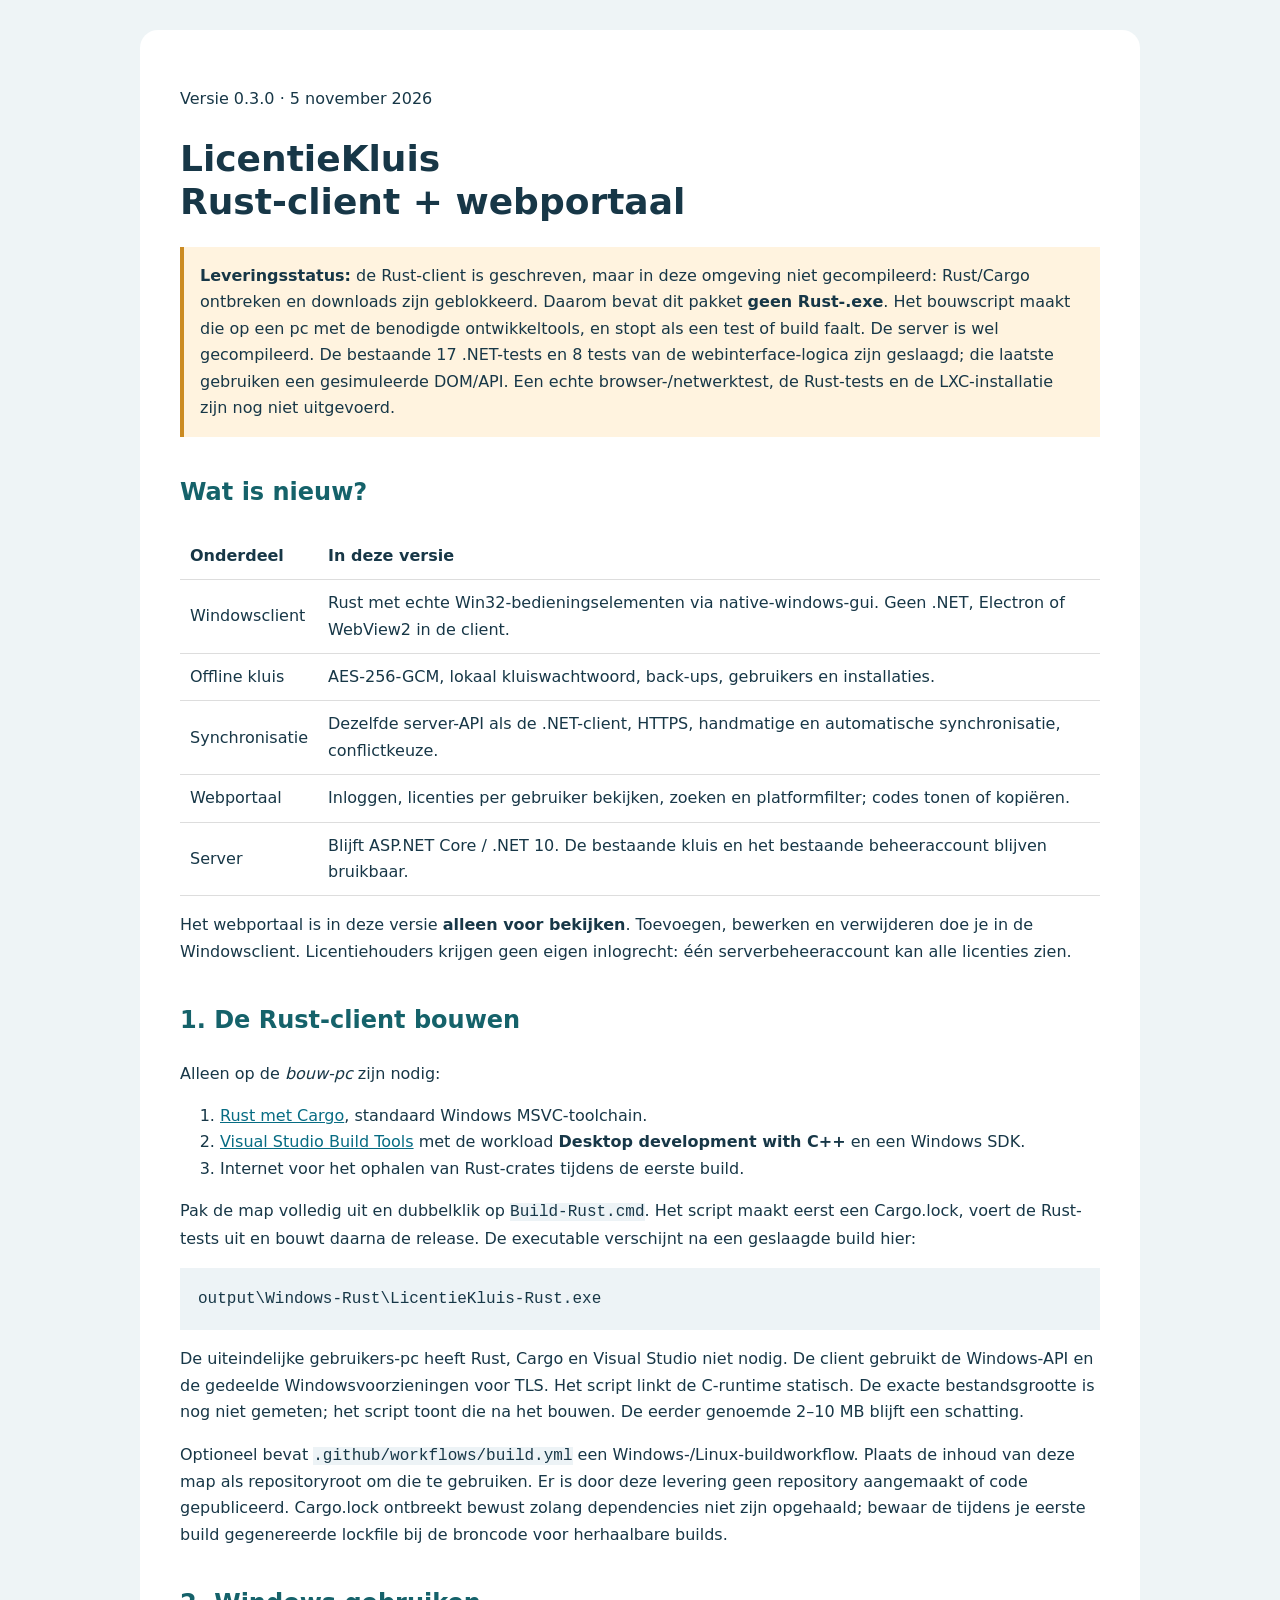
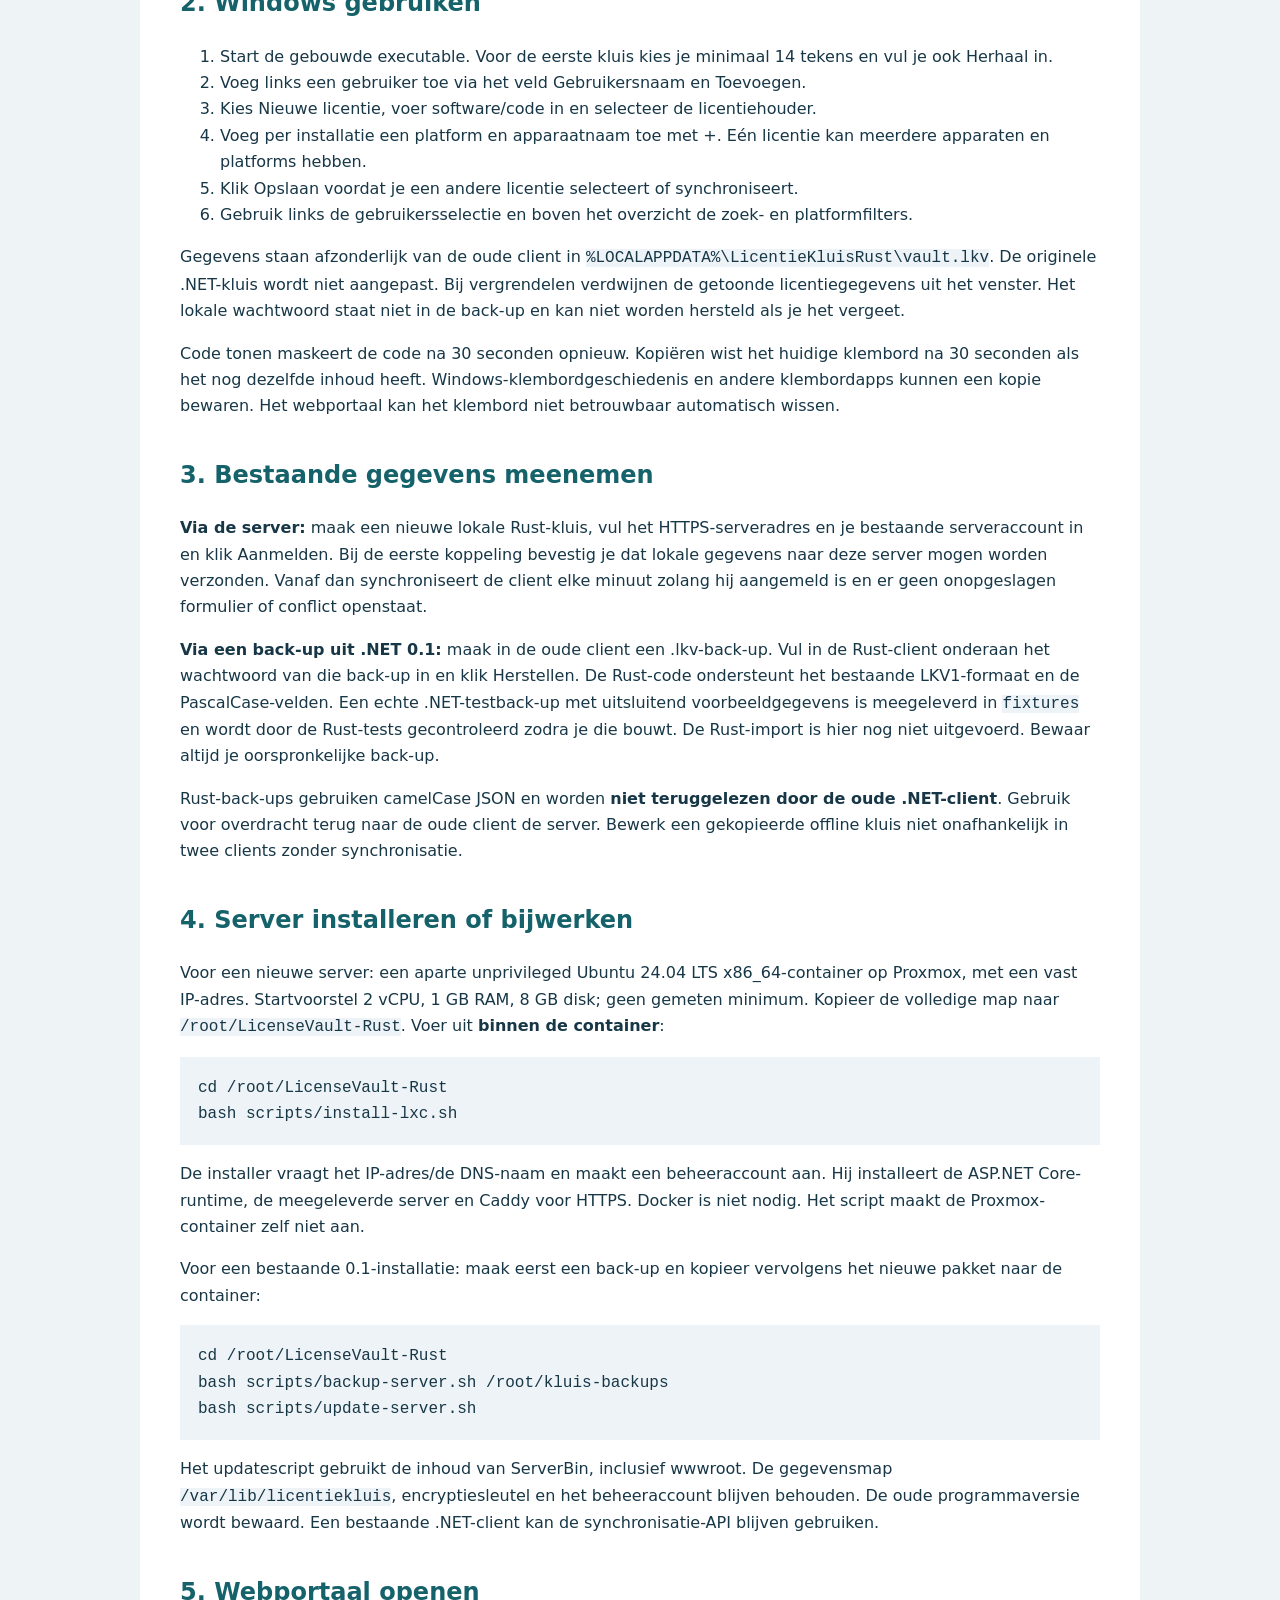
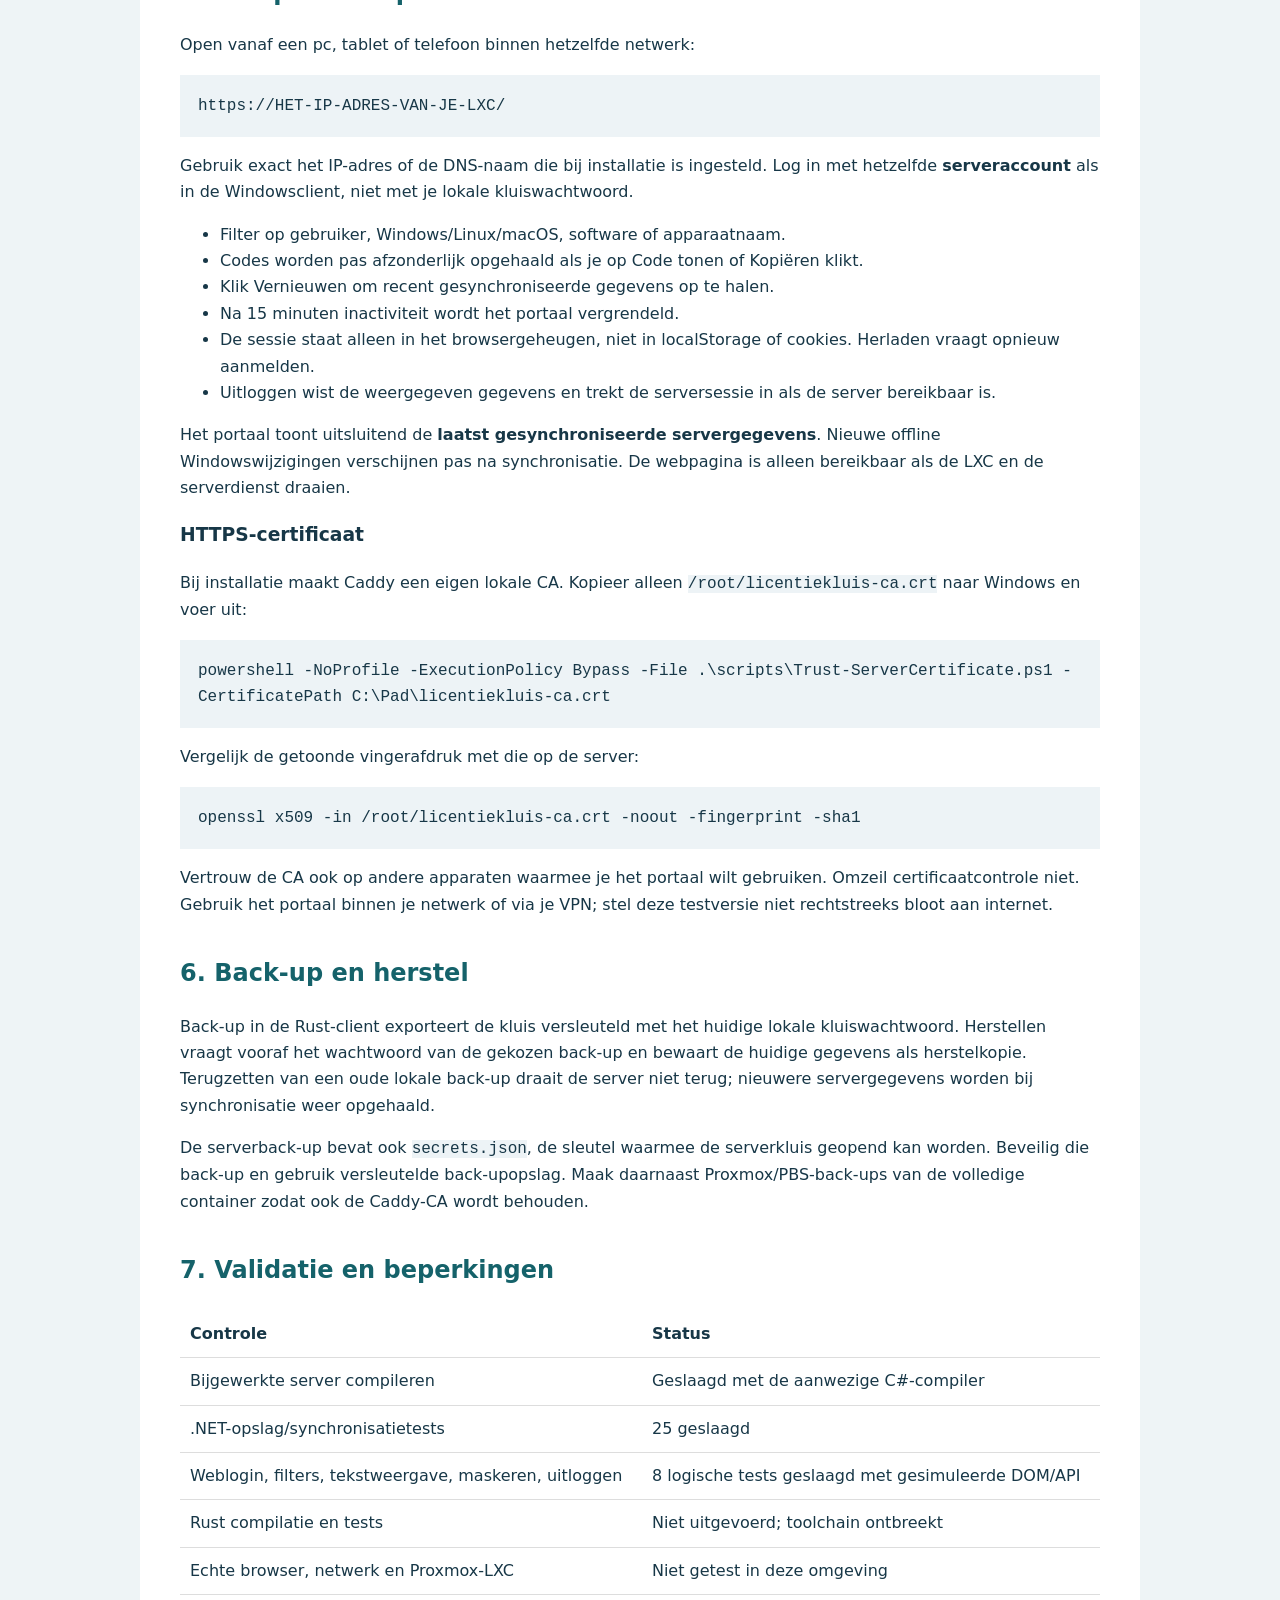
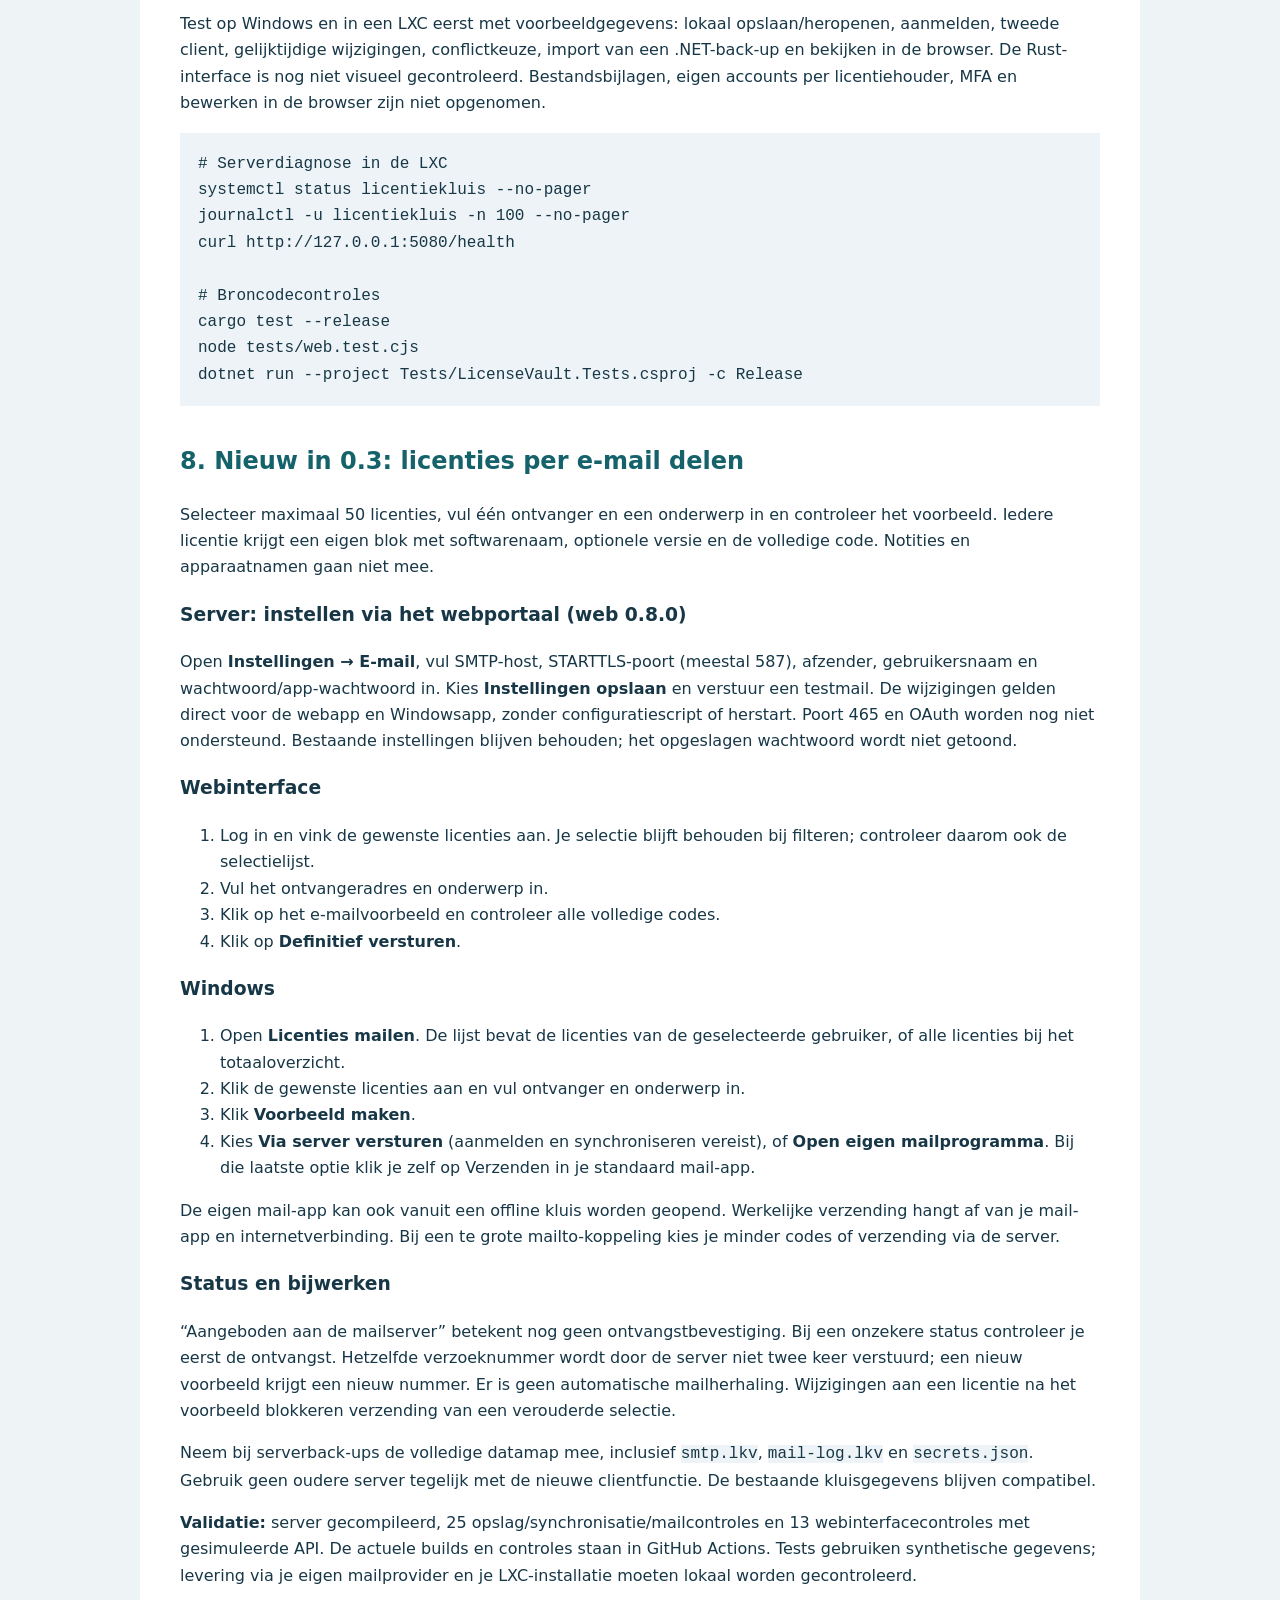
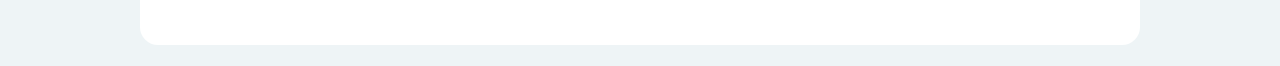
<file: README.html>
<!doctype html><html lang="nl"><meta charset="utf-8"><meta name="viewport" content="width=device-width,initial-scale=1"><title>LicentieKluis Rust + webportaal</title><style>body{font:16px/1.65 system-ui,sans-serif;color:#173747;background:#eef4f6;margin:0}main{max-width:920px;background:white;margin:30px auto;padding:40px;border-radius:18px}h1{font-size:36px;line-height:1.2}h2{margin-top:36px;color:#15626a}code,pre{font-family:Consolas,monospace;background:#edf3f6}pre{padding:18px;white-space:pre-wrap;overflow-wrap:anywhere}.note{background:#fff3df;border-left:4px solid #cb8b23;padding:16px}table{width:100%;border-collapse:collapse}td,th{border-bottom:1px solid #ddd;padding:10px;text-align:left}a{color:#076c83}</style><main>
<p>Versie 0.3.0 · 5 november 2026</p><h1>LicentieKluis<br>Rust-client + webportaal</h1>
<div class="note"><strong>Leveringsstatus:</strong> de Rust-client is geschreven, maar in deze omgeving niet gecompileerd: Rust/Cargo ontbreken en downloads zijn geblokkeerd. Daarom bevat dit pakket <strong>geen Rust-.exe</strong>. Het bouwscript maakt die op een pc met de benodigde ontwikkeltools, en stopt als een test of build faalt. De server is wel gecompileerd. De bestaande 17 .NET-tests en 8 tests van de webinterface-logica zijn geslaagd; die laatste gebruiken een gesimuleerde DOM/API. Een echte browser-/netwerktest, de Rust-tests en de LXC-installatie zijn nog niet uitgevoerd.</div>
<h2>Wat is nieuw?</h2><table><tr><th>Onderdeel</th><th>In deze versie</th></tr><tr><td>Windowsclient</td><td>Rust met echte Win32-bedieningselementen via native-windows-gui. Geen .NET, Electron of WebView2 in de client.</td></tr><tr><td>Offline kluis</td><td>AES-256-GCM, lokaal kluiswachtwoord, back-ups, gebruikers en installaties.</td></tr><tr><td>Synchronisatie</td><td>Dezelfde server-API als de .NET-client, HTTPS, handmatige en automatische synchronisatie, conflictkeuze.</td></tr><tr><td>Webportaal</td><td>Inloggen, licenties per gebruiker bekijken, zoeken en platformfilter; codes tonen of kopiëren.</td></tr><tr><td>Server</td><td>Blijft ASP.NET Core / .NET 10. De bestaande kluis en het bestaande beheeraccount blijven bruikbaar.</td></tr></table>
<p>Het webportaal is in deze versie <strong>alleen voor bekijken</strong>. Toevoegen, bewerken en verwijderen doe je in de Windowsclient. Licentiehouders krijgen geen eigen inlogrecht: één serverbeheeraccount kan alle licenties zien.</p>
<h2>1. De Rust-client bouwen</h2><p>Alleen op de <em>bouw-pc</em> zijn nodig:</p><ol><li><a href="https://rustup.rs">Rust met Cargo</a>, standaard Windows MSVC-toolchain.</li><li><a href="https://visualstudio.microsoft.com/visual-cpp-build-tools/">Visual Studio Build Tools</a> met de workload <strong>Desktop development with C++</strong> en een Windows SDK.</li><li>Internet voor het ophalen van Rust-crates tijdens de eerste build.</li></ol><p>Pak de map volledig uit en dubbelklik op <code>Build-Rust.cmd</code>. Het script maakt eerst een Cargo.lock, voert de Rust-tests uit en bouwt daarna de release. De executable verschijnt na een geslaagde build hier:</p><pre>output\Windows-Rust\LicentieKluis-Rust.exe</pre><p>De uiteindelijke gebruikers-pc heeft Rust, Cargo en Visual Studio niet nodig. De client gebruikt de Windows-API en de gedeelde Windowsvoorzieningen voor TLS. Het script linkt de C-runtime statisch. De exacte bestandsgrootte is nog niet gemeten; het script toont die na het bouwen. De eerder genoemde 2–10 MB blijft een schatting.</p>
<p>Optioneel bevat <code>.github/workflows/build.yml</code> een Windows-/Linux-buildworkflow. Plaats de inhoud van deze map als repositoryroot om die te gebruiken. Er is door deze levering geen repository aangemaakt of code gepubliceerd. Cargo.lock ontbreekt bewust zolang dependencies niet zijn opgehaald; bewaar de tijdens je eerste build gegenereerde lockfile bij de broncode voor herhaalbare builds.</p>
<h2>2. Windows gebruiken</h2><ol><li>Start de gebouwde executable. Voor de eerste kluis kies je minimaal 14 tekens en vul je ook Herhaal in.</li><li>Voeg links een gebruiker toe via het veld Gebruikersnaam en Toevoegen.</li><li>Kies Nieuwe licentie, voer software/code in en selecteer de licentiehouder.</li><li>Voeg per installatie een platform en apparaatnaam toe met +. Eén licentie kan meerdere apparaten en platforms hebben.</li><li>Klik Opslaan voordat je een andere licentie selecteert of synchroniseert.</li><li>Gebruik links de gebruikersselectie en boven het overzicht de zoek- en platformfilters.</li></ol><p>Gegevens staan afzonderlijk van de oude client in <code>%LOCALAPPDATA%\LicentieKluisRust\vault.lkv</code>. De originele .NET-kluis wordt niet aangepast. Bij vergrendelen verdwijnen de getoonde licentiegegevens uit het venster. Het lokale wachtwoord staat niet in de back-up en kan niet worden hersteld als je het vergeet.</p>
<p>Code tonen maskeert de code na 30 seconden opnieuw. Kopiëren wist het huidige klembord na 30 seconden als het nog dezelfde inhoud heeft. Windows-klembordgeschiedenis en andere klembordapps kunnen een kopie bewaren. Het webportaal kan het klembord niet betrouwbaar automatisch wissen.</p>
<h2>3. Bestaande gegevens meenemen</h2><p><strong>Via de server:</strong> maak een nieuwe lokale Rust-kluis, vul het HTTPS-serveradres en je bestaande serveraccount in en klik Aanmelden. Bij de eerste koppeling bevestig je dat lokale gegevens naar deze server mogen worden verzonden. Vanaf dan synchroniseert de client elke minuut zolang hij aangemeld is en er geen onopgeslagen formulier of conflict openstaat.</p><p><strong>Via een back-up uit .NET 0.1:</strong> maak in de oude client een .lkv-back-up. Vul in de Rust-client onderaan het wachtwoord van die back-up in en klik Herstellen. De Rust-code ondersteunt het bestaande LKV1-formaat en de PascalCase-velden. Een echte .NET-testback-up met uitsluitend voorbeeldgegevens is meegeleverd in <code>fixtures</code> en wordt door de Rust-tests gecontroleerd zodra je die bouwt. De Rust-import is hier nog niet uitgevoerd. Bewaar altijd je oorspronkelijke back-up.</p><p>Rust-back-ups gebruiken camelCase JSON en worden <strong>niet teruggelezen door de oude .NET-client</strong>. Gebruik voor overdracht terug naar de oude client de server. Bewerk een gekopieerde offline kluis niet onafhankelijk in twee clients zonder synchronisatie.</p>
<h2>4. Server installeren of bijwerken</h2><p>Voor een nieuwe server: een aparte unprivileged Ubuntu 24.04 LTS x86_64-container op Proxmox, met een vast IP-adres. Startvoorstel 2 vCPU, 1 GB RAM, 8 GB disk; geen gemeten minimum. Kopieer de volledige map naar <code>/root/LicenseVault-Rust</code>. Voer uit <strong>binnen de container</strong>:</p><pre>cd /root/LicenseVault-Rust
bash scripts/install-lxc.sh</pre><p>De installer vraagt het IP-adres/de DNS-naam en maakt een beheeraccount aan. Hij installeert de ASP.NET Core-runtime, de meegeleverde server en Caddy voor HTTPS. Docker is niet nodig. Het script maakt de Proxmox-container zelf niet aan.</p>
<p>Voor een bestaande 0.1-installatie: maak eerst een back-up en kopieer vervolgens het nieuwe pakket naar de container:</p><pre>cd /root/LicenseVault-Rust
bash scripts/backup-server.sh /root/kluis-backups
bash scripts/update-server.sh</pre><p>Het updatescript gebruikt de inhoud van ServerBin, inclusief wwwroot. De gegevensmap <code>/var/lib/licentiekluis</code>, encryptiesleutel en het beheeraccount blijven behouden. De oude programmaversie wordt bewaard. Een bestaande .NET-client kan de synchronisatie-API blijven gebruiken.</p>
<h2>5. Webportaal openen</h2><p>Open vanaf een pc, tablet of telefoon binnen hetzelfde netwerk:</p><pre>https://HET-IP-ADRES-VAN-JE-LXC/</pre><p>Gebruik exact het IP-adres of de DNS-naam die bij installatie is ingesteld. Log in met hetzelfde <strong>serveraccount</strong> als in de Windowsclient, niet met je lokale kluiswachtwoord.</p><ul><li>Filter op gebruiker, Windows/Linux/macOS, software of apparaatnaam.</li><li>Codes worden pas afzonderlijk opgehaald als je op Code tonen of Kopiëren klikt.</li><li>Klik Vernieuwen om recent gesynchroniseerde gegevens op te halen.</li><li>Na 15 minuten inactiviteit wordt het portaal vergrendeld.</li><li>De sessie staat alleen in het browsergeheugen, niet in localStorage of cookies. Herladen vraagt opnieuw aanmelden.</li><li>Uitloggen wist de weergegeven gegevens en trekt de serversessie in als de server bereikbaar is.</li></ul>
<p>Het portaal toont uitsluitend de <strong>laatst gesynchroniseerde servergegevens</strong>. Nieuwe offline Windowswijzigingen verschijnen pas na synchronisatie. De webpagina is alleen bereikbaar als de LXC en de serverdienst draaien.</p>
<h3>HTTPS-certificaat</h3><p>Bij installatie maakt Caddy een eigen lokale CA. Kopieer alleen <code>/root/licentiekluis-ca.crt</code> naar Windows en voer uit:</p><pre>powershell -NoProfile -ExecutionPolicy Bypass -File .\scripts\Trust-ServerCertificate.ps1 -CertificatePath C:\Pad\licentiekluis-ca.crt</pre><p>Vergelijk de getoonde vingerafdruk met die op de server:</p><pre>openssl x509 -in /root/licentiekluis-ca.crt -noout -fingerprint -sha1</pre><p>Vertrouw de CA ook op andere apparaten waarmee je het portaal wilt gebruiken. Omzeil certificaatcontrole niet. Gebruik het portaal binnen je netwerk of via je VPN; stel deze testversie niet rechtstreeks bloot aan internet.</p>
<h2>6. Back-up en herstel</h2><p>Back-up in de Rust-client exporteert de kluis versleuteld met het huidige lokale kluiswachtwoord. Herstellen vraagt vooraf het wachtwoord van de gekozen back-up en bewaart de huidige gegevens als herstelkopie. Terugzetten van een oude lokale back-up draait de server niet terug; nieuwere servergegevens worden bij synchronisatie weer opgehaald.</p><p>De serverback-up bevat ook <code>secrets.json</code>, de sleutel waarmee de serverkluis geopend kan worden. Beveilig die back-up en gebruik versleutelde back-upopslag. Maak daarnaast Proxmox/PBS-back-ups van de volledige container zodat ook de Caddy-CA wordt behouden.</p>
<h2>7. Validatie en beperkingen</h2><table><tr><th>Controle</th><th>Status</th></tr><tr><td>Bijgewerkte server compileren</td><td>Geslaagd met de aanwezige C#-compiler</td></tr><tr><td>.NET-opslag/synchronisatietests</td><td>25 geslaagd</td></tr><tr><td>Weblogin, filters, tekstweergave, maskeren, uitloggen</td><td>8 logische tests geslaagd met gesimuleerde DOM/API</td></tr><tr><td>Rust compilatie en tests</td><td>Niet uitgevoerd; toolchain ontbreekt</td></tr><tr><td>Echte browser, netwerk en Proxmox-LXC</td><td>Niet getest in deze omgeving</td></tr></table>
<p>Test op Windows en in een LXC eerst met voorbeeldgegevens: lokaal opslaan/heropenen, aanmelden, tweede client, gelijktijdige wijzigingen, conflictkeuze, import van een .NET-back-up en bekijken in de browser. De Rust-interface is nog niet visueel gecontroleerd. Bestandsbijlagen, eigen accounts per licentiehouder, MFA en bewerken in de browser zijn niet opgenomen.</p>
<pre># Serverdiagnose in de LXC
systemctl status licentiekluis --no-pager
journalctl -u licentiekluis -n 100 --no-pager
curl http://127.0.0.1:5080/health

# Broncodecontroles
cargo test --release
node tests/web.test.cjs
dotnet run --project Tests/LicenseVault.Tests.csproj -c Release</pre>
<h2>8. Nieuw in 0.3: licenties per e-mail delen</h2>
<p>Selecteer maximaal 50 licenties, vul één ontvanger en een onderwerp in en controleer het voorbeeld. Iedere licentie krijgt een eigen blok met softwarenaam, optionele versie en de volledige code. Notities en apparaatnamen gaan niet mee.</p>
<h3>Server: instellen via het webportaal (web 0.8.0)</h3><p>Open <b>Instellingen → E-mail</b>, vul SMTP-host, STARTTLS-poort (meestal 587), afzender, gebruikersnaam en wachtwoord/app-wachtwoord in. Kies <b>Instellingen opslaan</b> en verstuur een testmail. De wijzigingen gelden direct voor de webapp en Windowsapp, zonder configuratiescript of herstart. Poort 465 en OAuth worden nog niet ondersteund. Bestaande instellingen blijven behouden; het opgeslagen wachtwoord wordt niet getoond.</p>
<h3>Webinterface</h3><ol><li>Log in en vink de gewenste licenties aan. Je selectie blijft behouden bij filteren; controleer daarom ook de selectielijst.</li><li>Vul het ontvangeradres en onderwerp in.</li><li>Klik op het e-mailvoorbeeld en controleer alle volledige codes.</li><li>Klik op <b>Definitief versturen</b>.</li></ol>
<h3>Windows</h3><ol><li>Open <b>Licenties mailen</b>. De lijst bevat de licenties van de geselecteerde gebruiker, of alle licenties bij het totaaloverzicht.</li><li>Klik de gewenste licenties aan en vul ontvanger en onderwerp in.</li><li>Klik <b>Voorbeeld maken</b>.</li><li>Kies <b>Via server versturen</b> (aanmelden en synchroniseren vereist), of <b>Open eigen mailprogramma</b>. Bij die laatste optie klik je zelf op Verzenden in je standaard mail-app.</li></ol>
<p>De eigen mail-app kan ook vanuit een offline kluis worden geopend. Werkelijke verzending hangt af van je mail-app en internetverbinding. Bij een te grote mailto-koppeling kies je minder codes of verzending via de server.</p>
<h3>Status en bijwerken</h3><p>“Aangeboden aan de mailserver” betekent nog geen ontvangstbevestiging. Bij een onzekere status controleer je eerst de ontvangst. Hetzelfde verzoeknummer wordt door de server niet twee keer verstuurd; een nieuw voorbeeld krijgt een nieuw nummer. Er is geen automatische mailherhaling. Wijzigingen aan een licentie na het voorbeeld blokkeren verzending van een verouderde selectie.</p>
<p>Neem bij serverback-ups de volledige datamap mee, inclusief <code>smtp.lkv</code>, <code>mail-log.lkv</code> en <code>secrets.json</code>. Gebruik geen oudere server tegelijk met de nieuwe clientfunctie. De bestaande kluisgegevens blijven compatibel.</p>
<p><b>Validatie:</b> server gecompileerd, 25 opslag/synchronisatie/mailcontroles en 13 webinterfacecontroles met gesimuleerde API. De actuele builds en controles staan in GitHub Actions. Tests gebruiken synthetische gegevens; levering via je eigen mailprovider en je LXC-installatie moeten lokaal worden gecontroleerd.</p>
</main></html>
</file>
